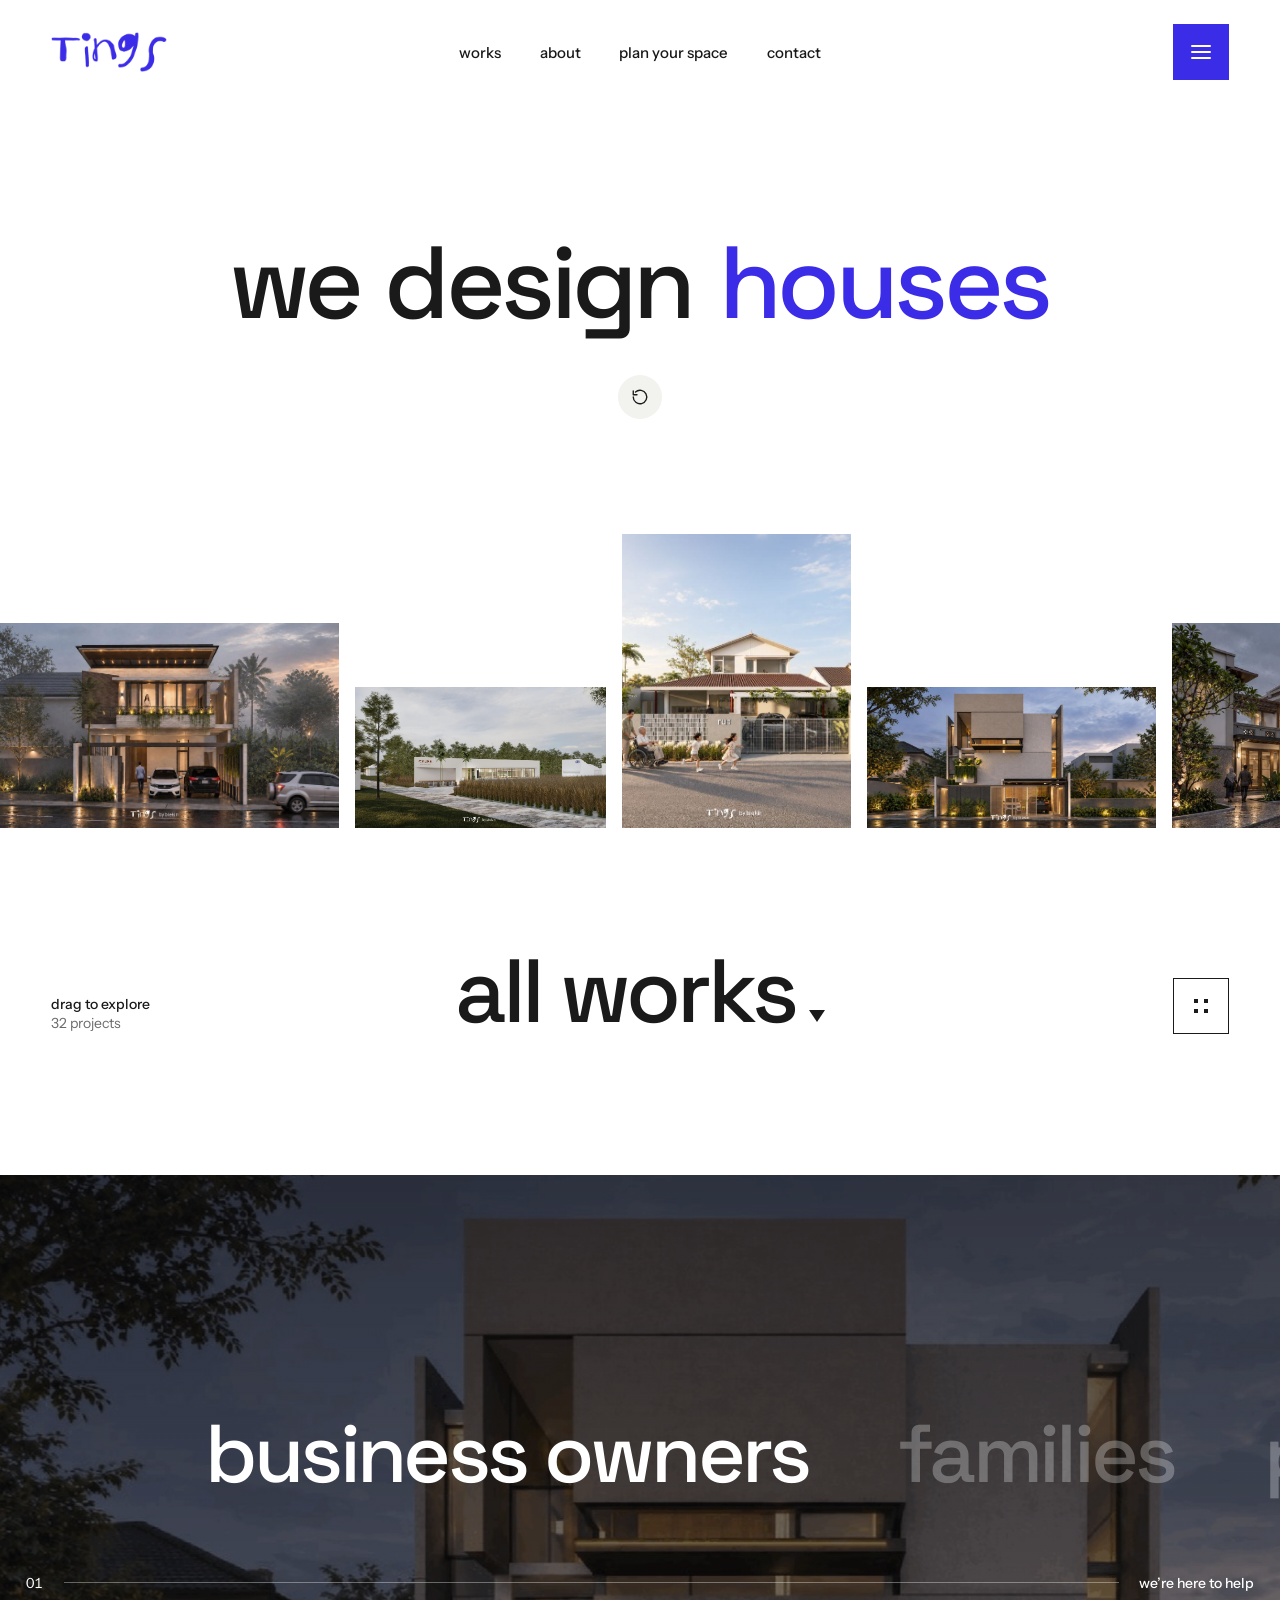
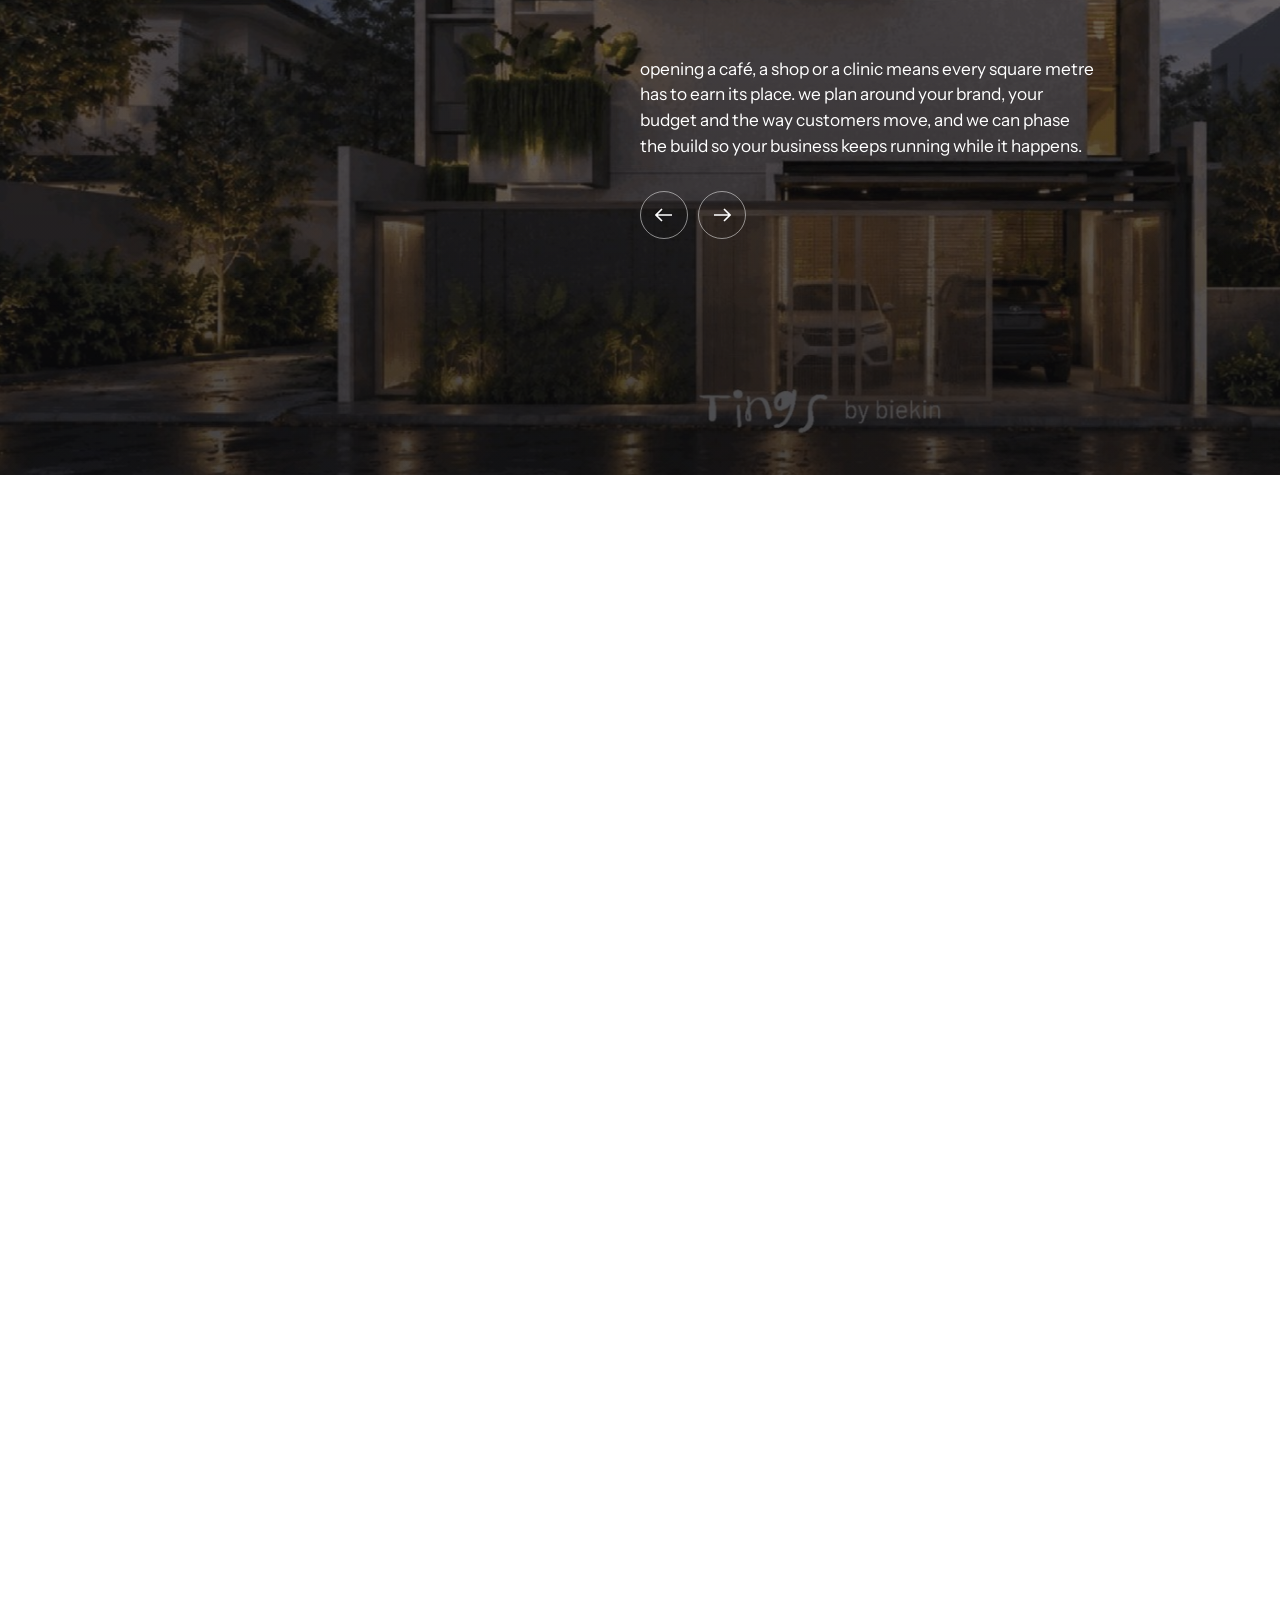
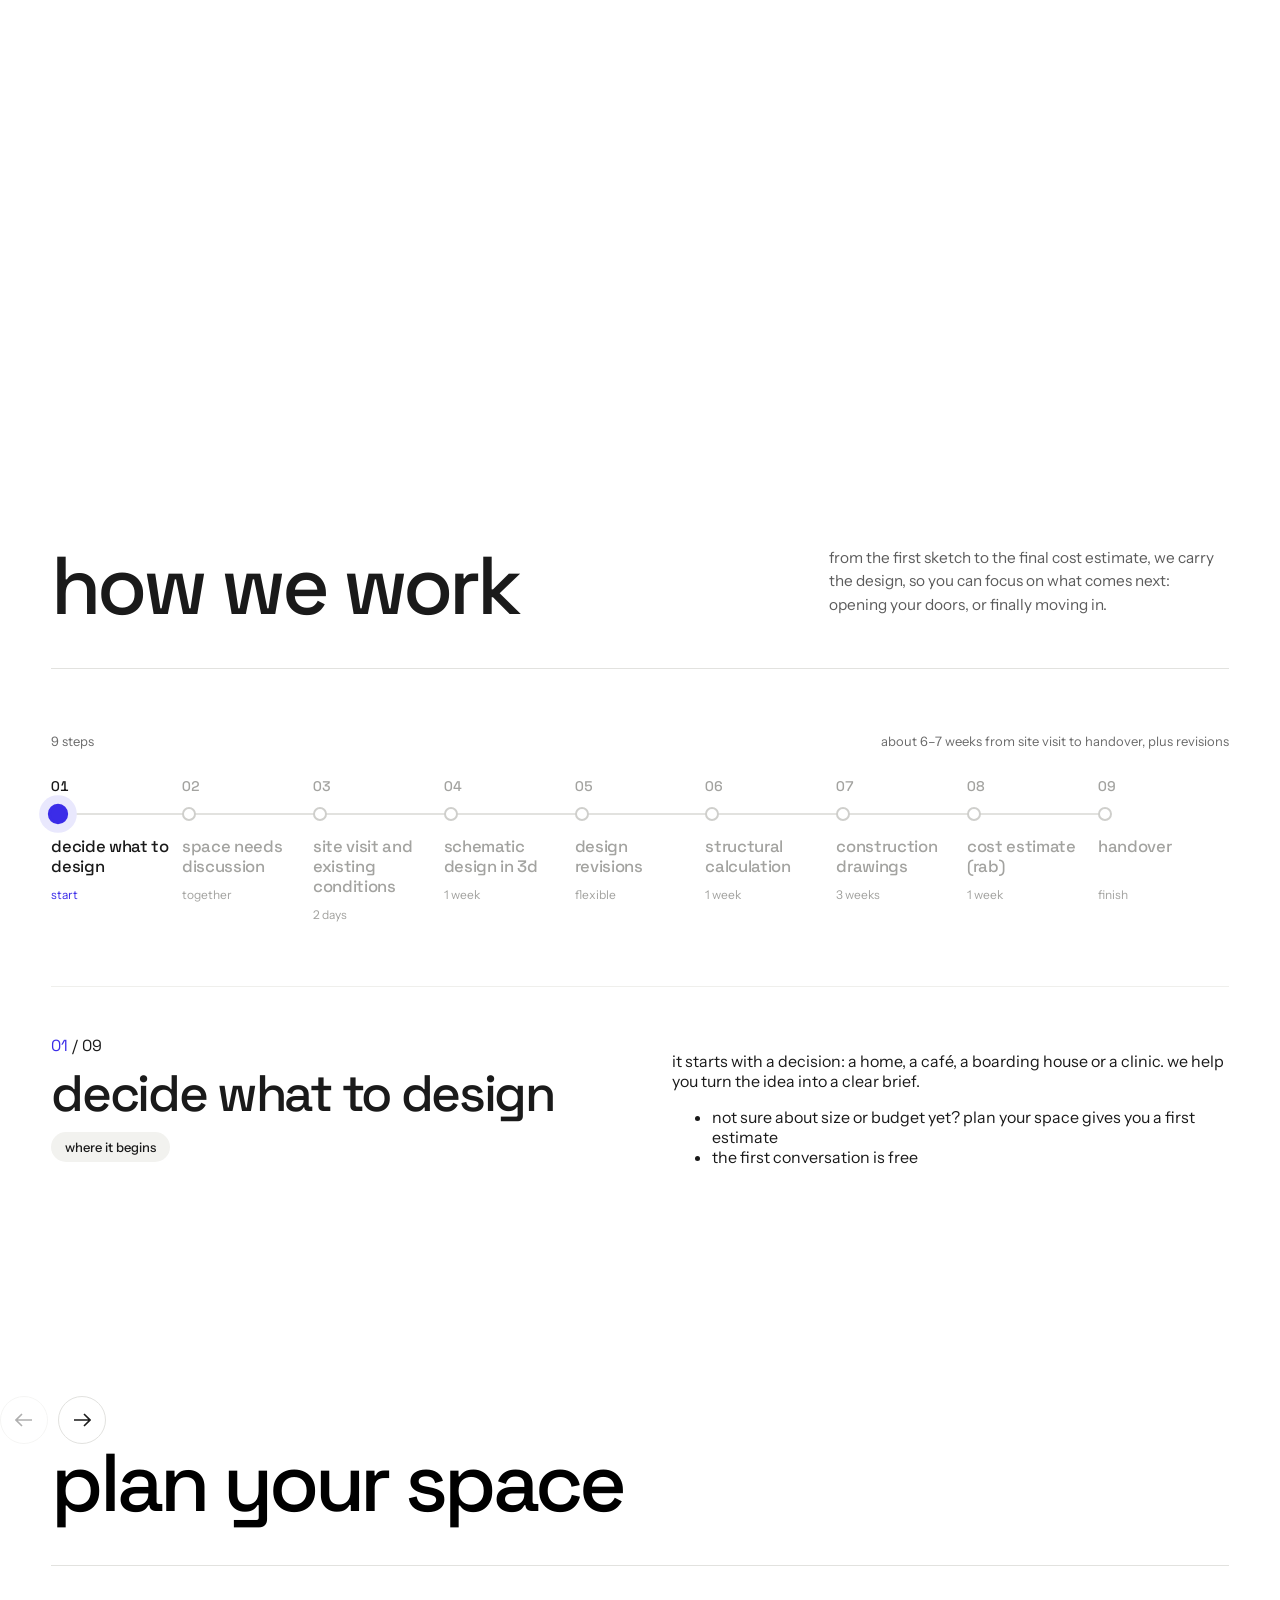
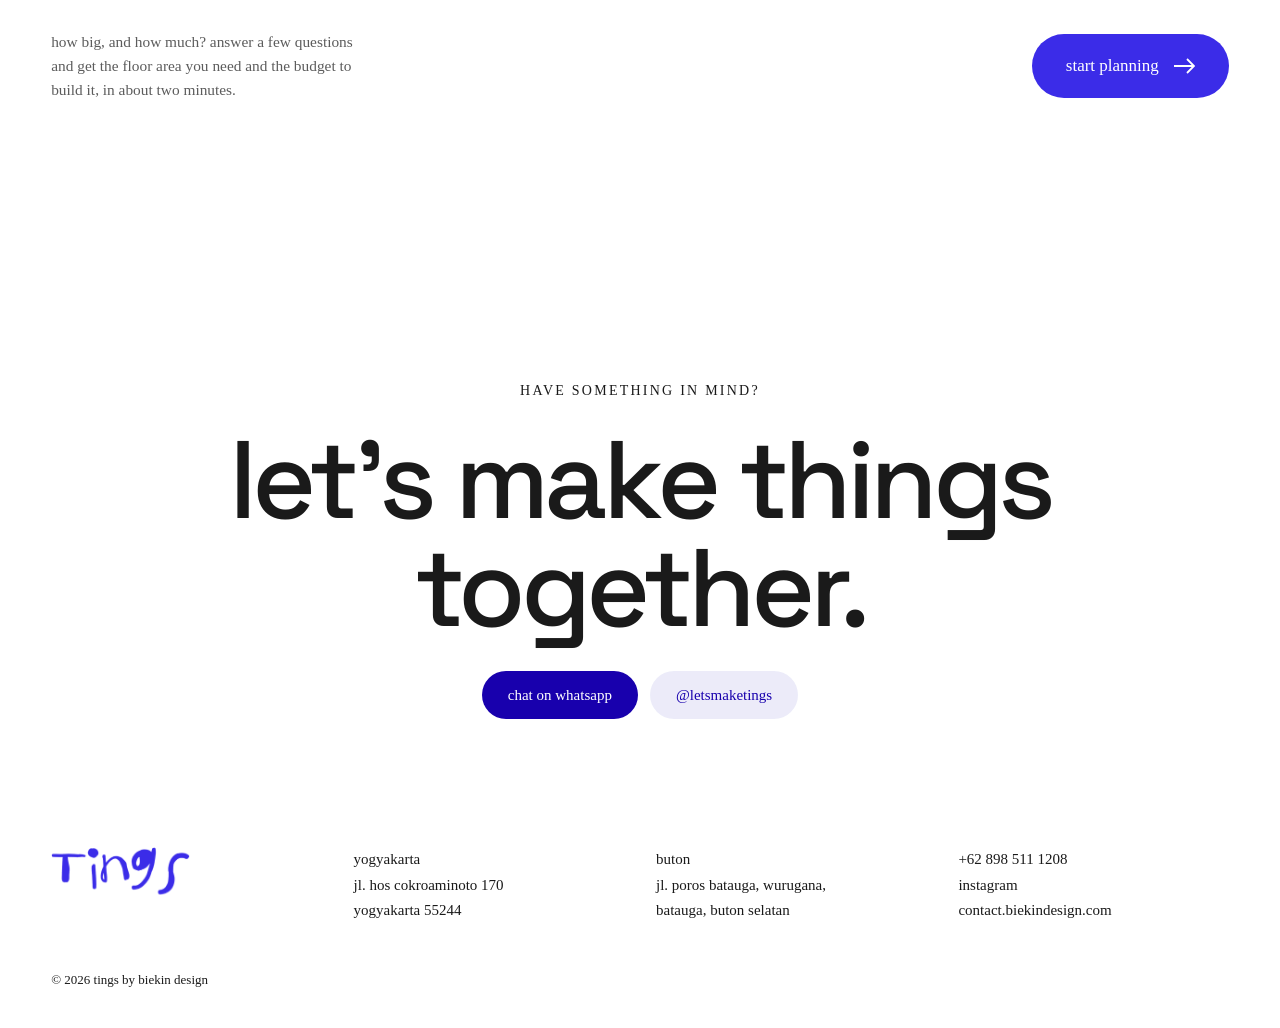
<file: index.html>
<!doctype html>
<html lang="en">
<head>
<meta charset="utf-8">
<meta name="viewport" content="width=device-width, initial-scale=1, viewport-fit=cover">
<title>tings · architecture & interiors for homes, stays and cafés</title>
<meta name="description" content="tings by biekin design. architecture and interiors for homes, stays, cafés, clinics and boarding houses in yogyakarta and buton. from the first sketch to the cost estimate.">
<meta property="og:title" content="tings · small spaces, thoughtfully made.">
<meta property="og:description" content="architecture & interiors for homes, stays, cafés and everything in between.">
<meta property="og:image" content="/assets/img/projects/jogja-pavilion.jpg">
<link rel="icon" href="/favicon.png">
<link rel="preconnect" href="https://fonts.googleapis.com">
<link rel="preconnect" href="https://fonts.gstatic.com" crossorigin>
<link href="https://fonts.googleapis.com/css2?family=Space+Grotesk:wght@400;500;600;700&family=Instrument+Sans:wght@400;500;600&display=swap" rel="stylesheet">
<link rel="stylesheet" href="/assets/css/home.css">
</head>
<body>
<div class="pg" id="pg" style="font-family: 'Instrument Sans', Arial, sans-serif; color: #1A1A1A; background: #FFFFFF; min-height: 100vh; text-transform: lowercase">

<header style="max-width: 1440px; margin: 0 auto; padding: 24px clamp(20px, 4vw, 56px); box-sizing: border-box">
<div class="hdr">
<a href="#top" style="display: inline-flex; align-items: center; justify-self: start" aria-label="tings home">
<img src="/assets/img/logo.png" alt="tings" style="height: 40px; width: auto; display: block">
</a>
<nav class="nav" aria-label="Main">
<a href="#works">works</a>
<a href="/about/">about</a>
<a href="/plan/">plan your space</a>
<a href="#contact">contact</a>
</nav>
<button class="sq burger" type="button" aria-label="Open menu" aria-expanded="false" aria-controls="overlay" id="menuOpen" style="justify-self: end"><span class="bl"></span><span class="bl"></span><span class="bl"></span></button>
</div>
</header>

<div class="overlay" id="overlay" role="dialog" aria-modal="true" aria-label="Menu" aria-hidden="true">
<div class="ov-in">
<div style="display: flex; justify-content: space-between; align-items: center">
<img src="/assets/img/logo.png" alt="tings" style="height: 40px; width: auto; display: block">
<button class="sq burger" id="menuClose" type="button" aria-label="Close menu"><span class="bl"></span><span class="bl"></span><span class="bl"></span></button>
</div>
<nav aria-label="Menu" style="flex: 1; display: flex; flex-direction: column; align-items: center; justify-content: center; gap: 4px; text-align: center">
<a class="olink" href="#works">works</a>
<a class="olink" href="/about/">about</a>
<a class="olink" href="/recognition/">recognition</a>
<a class="olink" href="/plan/">plan your space</a>
<a class="olink" href="#contact">contact</a>
</nav>
<div class="ov-foot">
<a href="https://instagram.com/letsmaketings" style="color: #6B6B6B">@letsmaketings</a>
<a href="https://wa.me/628985111208?text=Hi%20Tings!%20Saya%20ada%20rencana%20bikin%20..." style="color: #6B6B6B">+62 898 511 1208</a>
</div>
</div>
</div>

<main id="top">

<section style="max-width: 1440px; margin: 0 auto; padding: clamp(72px, 10vw, 150px) clamp(20px, 4vw, 56px) clamp(40px, 5vw, 64px); box-sizing: border-box; display: flex; flex-direction: column; align-items: center; text-align: center">
<h1 class="disp" style="margin: 0; font-size: clamp(30px, 8vw, 124px); font-weight: 500; line-height: 1; letter-spacing: -0.045em; position: relative; width: 100%">
<span class="sr">we design cafés, villas, houses, bakeshops, clinics and boarding houses. we are tings.</span>
<span class="line" aria-hidden="true">
<span>we</span>
<span class="stack verb" id="verbStack"><span class="w now">design</span><span class="w next">are</span></span>
<span class="stack" id="wordStack"></span>
</span>
<span class="measure" id="measure" aria-hidden="true"></span>
</h1>
<button class="replay" type="button" aria-label="Replay tagline" id="replay" style="margin-top: 32px">
<svg width="18" height="18" viewBox="0 0 24 24" fill="none" stroke="currentColor" stroke-width="1.8" stroke-linecap="round" stroke-linejoin="round" aria-hidden="true"><path d="M3 12a9 9 0 1 0 3-6.7"></path><path d="M3 4v5h5"></path></svg>
</button>
</section>

<section id="works" aria-label="Works" style="padding: clamp(16px, 3vw, 40px) 0 clamp(96px, 11vw, 160px)">
<div class="vp" id="vp" aria-label="Project gallery, drag or scroll sideways">
<div class="strack v-bottom" id="track"></div>
</div>

<div style="max-width: 1440px; margin: clamp(48px, 6vw, 88px) auto 0; padding: 0 clamp(20px, 4vw, 56px); box-sizing: border-box">
<div class="bar">
<div class="count" style="font-size: 14px; line-height: 1.4">
<div style="font-weight: 500">drag to explore</div>
<div style="color: #6B6B6B"><span id="count">32</span> projects</div>
</div>
<div style="display: flex; flex-direction: column; align-items: center">
<div class="dd" id="dd" hidden></div>
<button class="ttl disp" id="ttl" type="button" aria-expanded="false" aria-controls="dd">
<span style="font-size: clamp(48px, 7vw, 112px); font-weight: 500; line-height: 0.95; letter-spacing: -0.045em" id="filterLabel">all works</span>
<svg width="16" height="12" viewBox="0 0 16 12" fill="currentColor" aria-hidden="true" style="margin-bottom: 0.9em"><path d="M0 0h16L8 12z"></path></svg>
</button>
</div>
<div style="display: flex; justify-content: flex-end">
<button class="viewlbl" id="viewBtn" type="button" aria-label="Change view">
<span class="vtxt">change view</span>
<span class="sq-line">
<svg width="14" height="14" viewBox="0 0 14 14" fill="currentColor" aria-hidden="true"><rect x="0" y="0" width="4" height="4"></rect><rect x="10" y="0" width="4" height="4"></rect><rect x="0" y="10" width="4" height="4"></rect><rect x="10" y="10" width="4" height="4"></rect></svg>
</span>
</button>
</div>
</div>
</div>
</section>

<section id="help" class="zoomwrap" aria-label="who we help" aria-roledescription="carousel">
<div class="zsticky" id="zsticky">
<div class="zpan" id="zpan"><img class="zimg" id="zimg" src="/assets/img/help-bg.jpg" alt="" draggable="false"></div>
<div class="zdark" id="zdark"></div>
<div class="zmask" id="zmask" aria-hidden="true"><span class="ztext" id="ztext">small spaces<br>thoughtfully made.</span></div>
<div class="hcontent" id="hcontent">
<div class="hrow-vp">
<div class="hrow" id="hrow">
<button class="hh on" type="button" data-aud="0" aria-current="true">business owners</button>
<button class="hh" type="button" data-aud="1" aria-current="false">families</button>
<button class="hh" type="button" data-aud="2" aria-current="false">property investors</button>
<button class="hh" type="button" data-aud="3" aria-current="false">renovations</button>
</div>
</div>
<div class="hline">
<span class="hnum" id="hnum">01</span>
<span class="hrule"></span>
<span class="hlabel">we’re here to help</span>
</div>
<div class="hbody">
<div class="hdesc" aria-live="polite">
<p class="hd on">opening a café, a shop or a clinic means every square metre has to earn its place. we plan around your brand, your budget and the way customers move, and we can phase the build so your business keeps running while it happens.</p>
<p class="hd">everything begins with your story. we sit down to understand your daily routines and long-term plans, then design a home around how your family actually lives, today and ten years from now.</p>
<p class="hd">homestays, villas and kos are judged by how often they are booked. we design efficient plans, durable materials and rooms guests remember, so your property rents well and stays easy to maintain.</p>
<p class="hd">a small, forgotten building can become a landmark. we work with the walls and openings you already have to keep costs down, and change everything else. we start from what is already there.</p>
</div>
<div class="harrows">
<button class="harr" type="button" aria-label="Previous" id="helpPrev"><svg width="18" height="14" viewBox="0 0 18 14" fill="none" stroke="currentColor" stroke-width="1.6" aria-hidden="true"><path d="M17 7H2M7 1L1 7l6 6"></path></svg></button>
<button class="harr" type="button" aria-label="Next" id="helpNext"><svg width="18" height="14" viewBox="0 0 18 14" fill="none" stroke="currentColor" stroke-width="1.6" aria-hidden="true"><path d="M1 7h15M11 1l6 6-6 6"></path></svg></button>
</div>
</div>
</div>
</div>
</section>

<section id="process" aria-labelledby="hw-title" style="background: #FFFFFF">
<div class="hw">
<div class="sec-head">
<h2 id="hw-title" class="sec-title disp">how we work</h2>
<p class="sec-intro">from the first sketch to the final cost estimate, we carry the design, so you can focus on what comes next: opening your doors, or finally moving in.</p>
</div>
<div class="sec-rule"></div>
<div class="tl-meta">
<span>9 steps</span>
<span>about 6–7 weeks from site visit to handover, plus revisions</span>
</div>
<div class="tl-scroll">
<div class="tlw">
<span class="tl-line" aria-hidden="true"><span class="tl-fill" id="tlfill" style="width: 0%"></span></span>
<ol class="tl">
<li><button class="tlb on" type="button" data-step="0" aria-pressed="true"><span class="tl-n">01</span><span class="tl-dot" aria-hidden="true"></span><span class="tl-t">decide what to design</span><span class="tl-d">start</span></button></li>
<li><button class="tlb" type="button" data-step="1" aria-pressed="false"><span class="tl-n">02</span><span class="tl-dot" aria-hidden="true"></span><span class="tl-t">space needs discussion</span><span class="tl-d">together</span></button></li>
<li><button class="tlb" type="button" data-step="2" aria-pressed="false"><span class="tl-n">03</span><span class="tl-dot" aria-hidden="true"></span><span class="tl-t">site visit and existing conditions</span><span class="tl-d">2 days</span></button></li>
<li><button class="tlb" type="button" data-step="3" aria-pressed="false"><span class="tl-n">04</span><span class="tl-dot" aria-hidden="true"></span><span class="tl-t">schematic design in 3d</span><span class="tl-d">1 week</span></button></li>
<li><button class="tlb" type="button" data-step="4" aria-pressed="false"><span class="tl-n">05</span><span class="tl-dot" aria-hidden="true"></span><span class="tl-t">design revisions</span><span class="tl-d">flexible</span></button></li>
<li><button class="tlb" type="button" data-step="5" aria-pressed="false"><span class="tl-n">06</span><span class="tl-dot" aria-hidden="true"></span><span class="tl-t">structural calculation</span><span class="tl-d">1 week</span></button></li>
<li><button class="tlb" type="button" data-step="6" aria-pressed="false"><span class="tl-n">07</span><span class="tl-dot" aria-hidden="true"></span><span class="tl-t">construction drawings</span><span class="tl-d">3 weeks</span></button></li>
<li><button class="tlb" type="button" data-step="7" aria-pressed="false"><span class="tl-n">08</span><span class="tl-dot" aria-hidden="true"></span><span class="tl-t">cost estimate (rab)</span><span class="tl-d">1 week</span></button></li>
<li><button class="tlb" type="button" data-step="8" aria-pressed="false"><span class="tl-n">09</span><span class="tl-dot" aria-hidden="true"></span><span class="tl-t">handover</span><span class="tl-d">finish</span></button></li>
</ol>
</div>
</div>
<div class="tl-detail" aria-live="polite">
<div class="tld on">
<div class="tl-dl"><span class="hw-count disp"><span style="color: #3B2CE8">01</span> / 09</span><h3 class="tl-big disp">decide what to design</h3><span class="tl-chip">where it begins</span></div>
<div class="tl-dr"><p class="hw-lead">it starts with a decision: a home, a café, a boarding house or a clinic. we help you turn the idea into a clear brief.</p><ul class="hw-points"><li>not sure about size or budget yet? plan your space gives you a first estimate</li><li>the first conversation is free</li></ul></div>
</div>
<div class="tld">
<div class="tl-dl"><span class="hw-count disp"><span style="color: #3B2CE8">02</span> / 09</span><h3 class="tl-big disp">space needs discussion</h3><span class="tl-chip">one or two meetings</span></div>
<div class="tl-dr"><p class="hw-lead">we talk through the spaces you need and agree on what the design is locked to.</p><ul class="hw-points"><li>lock the area: the rooms you need are fitted to the floor area</li><li>lock the budget: the cost stays fixed, and spaces may be more compact</li><li>programming: which spaces, and how big each one is</li><li>how you live or work day to day, and the personal things that matter</li></ul></div>
</div>
<div class="tld">
<div class="tl-dl"><span class="hw-count disp"><span style="color: #3B2CE8">03</span> / 09</span><h3 class="tl-big disp">site visit and existing conditions</h3><span class="tl-chip">2 days</span></div>
<div class="tl-dr"><p class="hw-lead">we visit the site, measure it and study what is already there.</p><ul class="hw-points"><li>access, orientation, sun and wind</li><li>contours, existing structures and surroundings</li></ul></div>
</div>
<div class="tld">
<div class="tl-dl"><span class="hw-count disp"><span style="color: #3B2CE8">04</span> / 09</span><h3 class="tl-big disp">schematic design in 3d</h3><span class="tl-chip">1 week</span></div>
<div class="tl-dr"><p class="hw-lead">phasing, floor plans and massing, completed and presented in 3d.</p><ul class="hw-points"><li>easy to understand without reading technical drawings</li><li>see the space before it is built</li></ul></div>
</div>
<div class="tld">
<div class="tl-dl"><span class="hw-count disp"><span style="color: #3B2CE8">05</span> / 09</span><h3 class="tl-big disp">design revisions</h3><span class="tl-chip">depends on you</span></div>
<div class="tl-dr"><p class="hw-lead">refined until right. the number of rounds follows your needs, and we keep going until the design truly works.</p><ul class="hw-points"><li>aiming for the optimal design, not just a finished one</li><li>every round of feedback taken seriously</li></ul></div>
</div>
<div class="tld">
<div class="tl-dl"><span class="hw-count disp"><span style="color: #3B2CE8">06</span> / 09</span><h3 class="tl-big disp">structural calculation</h3><span class="tl-chip">1 week</span></div>
<div class="tl-dr"><p class="hw-lead">our structural engineers size the structure so the design is safe and efficient to build.</p><ul class="hw-points"><li>handled by a certified structural engineer</li><li>no oversized beams, no wasted budget</li></ul></div>
</div>
<div class="tld">
<div class="tl-dl"><span class="hw-count disp"><span style="color: #3B2CE8">07</span> / 09</span><h3 class="tl-big disp">construction drawings</h3><span class="tl-chip">3 weeks</span></div>
<div class="tl-dr"><p class="hw-lead">complete working drawings your contractor can build from.</p><ul class="hw-points"><li>plans, sections, elevations and details</li><li>material and finish schedules</li></ul></div>
</div>
<div class="tld">
<div class="tl-dl"><span class="hw-count disp"><span style="color: #3B2CE8">08</span> / 09</span><h3 class="tl-big disp">cost estimate (rab)</h3><span class="tl-chip">1 week</span></div>
<div class="tl-dr"><p class="hw-lead">a detailed bill of quantities based on ahsp, the indonesian standard unit price analysis.</p><ul class="hw-points"><li>unit prices updated to the latest year</li><li>a realistic budget for tendering and building</li></ul></div>
</div>
<div class="tld">
<div class="tl-dl"><span class="hw-count disp"><span style="color: #3B2CE8">09</span> / 09</span><h3 class="tl-big disp">handover</h3><span class="tl-chip">ready to build</span></div>
<div class="tl-dr"><p class="hw-lead">drawings, 3d visuals and the cost estimate are handed over, ready for permits and your contractor.</p><ul class="hw-points"><li>everything in one complete package</li><li>we stay reachable once construction starts</li></ul></div>
</div>

</ul>
</div>
</div>
</sc-for>
<div class="tl-arrows">
<button class="tl-arr" type="button" aria-label="Previous step" id="stepPrev" disabled><svg width="18" height="14" viewBox="0 0 18 14" fill="none" stroke="currentColor" stroke-width="1.6" aria-hidden="true"><path d="M17 7H2M7 1L1 7l6 6"></path></svg></button>
<button class="tl-arr" type="button" aria-label="Next step" id="stepNext"><svg width="18" height="14" viewBox="0 0 18 14" fill="none" stroke="currentColor" stroke-width="1.6" aria-hidden="true"><path d="M1 7h15M11 1l6 6-6 6"></path></svg></button>
</div>
</div>
</div>
</section>

<section id="plan" aria-labelledby="plan-title" style="background: #FFFFFF">
<div class="hw" style="padding-top: 0">
<div class="sec-head" style="grid-template-columns: minmax(0, 1fr)">
<h2 id="plan-title" class="sec-title disp" style="white-space: nowrap">plan your space</h2>
</div>
<div class="sec-rule"></div>
<div class="plan-body">
<p class="plan-lead">how big, and how much? answer a few questions and get the floor area you need and the budget to build it, in about two minutes.</p>
<a class="plan-go" href="/plan/">start planning<svg width="22" height="16" viewBox="0 0 22 16" fill="none" stroke="currentColor" stroke-width="1.8" aria-hidden="true"><path d="M1 8h19M14 1l7 7-7 7"></path></svg></a>
</div>
</div>
</section>

</main>

<footer id="contact" class="ft">
<div style="max-width: 1440px; margin: 0 auto; padding: clamp(96px, 11vw, 160px) clamp(20px, 4vw, 56px) 40px; box-sizing: border-box; display: flex; flex-direction: column; gap: clamp(96px, 10vw, 140px)">
<div style="display: flex; flex-direction: column; align-items: center; text-align: center; gap: 28px">
<p style="margin: 0; font-size: 14px; font-weight: 400; letter-spacing: 0.16em; text-transform: uppercase">have something in mind?</p>
<h2 class="disp" style="margin: 0; font-size: clamp(52px, 8.6vw, 136px); font-weight: 500; line-height: 0.98; letter-spacing: -0.045em; max-width: 13ch">let’s make things together.</h2>
<div style="display: flex; gap: 12px; flex-wrap: wrap; justify-content: center">
<a class="btn ftbtn" href="https://wa.me/628985111208?text=Hi%20Tings!%20Saya%20ada%20rencana%20bikin%20...">chat on whatsapp</a>
<a class="btn ftghost" href="https://instagram.com/letsmaketings">@letsmaketings</a>
</div>
</div>
<div style="display: flex; flex-direction: column; gap: 48px">
<div class="ftr" style="font-size: 15px; line-height: 1.7">
<span class="ftlogo"><img class="lg-b" src="/assets/img/logo.png" alt="tings"><img class="lg-w" src="/assets/img/logo-white.png" alt="" aria-hidden="true"></span>
<div>yogyakarta<br>jl. hos cokroaminoto 170<br>yogyakarta 55244</div>
<div>buton<br>jl. poros batauga, wurugana,<br>batauga, buton selatan</div>
<div style="display: flex; flex-direction: column"><a class="flink" href="https://wa.me/628985111208?text=Hi%20Tings!%20Saya%20ada%20rencana%20bikin%20...">+62 898 511 1208</a><a class="flink" href="https://instagram.com/letsmaketings">instagram</a><a class="flink" href="https://contact.biekindesign.com">contact.biekindesign.com</a></div>
</div>
<div style="font-size: 13px">© 2026 tings by biekin design</div>
</div>
</div>
</footer>

</div>
<script src="/assets/js/data.js"></script>
<script src="/assets/js/home.js"></script>
</body>
</html>
</file>
<file: assets/css/home.css>
body{margin:0;background:#FFFFFF}
a{color:#1A1A1A}a:hover{color:#3B2CE8}
.sr{position:absolute;width:1px;height:1px;overflow:hidden;clip:rect(0 0 0 0);white-space:nowrap}
.disp{font-family:'Space Grotesk','Helvetica Neue',Arial,sans-serif}
.hdr{display:grid;grid-template-columns:minmax(0,1fr) auto minmax(0,1fr);gap:24px;align-items:center}
.nav{display:flex;gap:clamp(20px,3vw,44px);flex-wrap:wrap;justify-content:center}
.nav a{text-decoration:none;font-size:15px;font-weight:500;padding:10px 0}
.nav a:hover{color:#3B2CE8}
.sq{width:56px;height:56px;border:0;border-radius:0;background:#3B2CE8;color:#FFFFFF;display:inline-flex;align-items:center;justify-content:center;cursor:pointer;padding:0}
.sq:hover{background:#2A1DC4}
.sq-line{width:56px;height:56px;border:1.5px solid #1A1A1A;background:#FFFFFF;color:#1A1A1A;display:inline-flex;align-items:center;justify-content:center;box-sizing:border-box}
.overlay{position:fixed;inset:0;z-index:50;background:#FFFFFF;opacity:0;visibility:hidden;transition:opacity .5s ease,visibility 0s linear .5s}
.overlay.open{opacity:1;visibility:visible;transition:opacity .5s ease,visibility 0s}
.ov-in{max-width:1440px;height:100%;margin:0 auto;display:flex;flex-direction:column;box-sizing:border-box;padding:24px clamp(20px,4vw,56px)}
.ov-foot{display:flex;justify-content:center;gap:24px;flex-wrap:wrap;font-size:14px;opacity:0;transition:opacity .5s ease .45s}
.overlay.open .ov-foot{opacity:1}
.overlay .olink{opacity:0;transform:translateY(18px);transition:opacity .5s ease,transform .6s cubic-bezier(.2,.7,.2,1),color .3s ease}
.overlay.open .olink{opacity:1;transform:none}
.overlay.open .olink:nth-child(1){transition-delay:.08s}.overlay.open .olink:nth-child(2){transition-delay:.13s}.overlay.open .olink:nth-child(3){transition-delay:.18s}.overlay.open .olink:nth-child(4){transition-delay:.23s}.overlay.open .olink:nth-child(5){transition-delay:.28s}
.burger{position:relative}
.burger .bl{position:absolute;left:18px;width:20px;height:1.6px;background:currentColor;border-radius:2px;transition:transform .5s cubic-bezier(.65,0,.25,1),opacity .3s ease}
.burger .bl:nth-child(1){top:21px}.burger .bl:nth-child(2){top:27.2px}.burger .bl:nth-child(3){top:33.4px}
.burger:hover .bl:nth-child(1){transform:translateY(-1.5px)}.burger:hover .bl:nth-child(3){transform:translateY(1.5px)}
.burger.x .bl:nth-child(1){transform:translateY(6.2px) rotate(45deg)}
.burger.x .bl:nth-child(2){opacity:0;transform:scaleX(.2)}
.burger.x .bl:nth-child(3){transform:translateY(-6.2px) rotate(-45deg)}
.olink{font-family:'Space Grotesk','Helvetica Neue',Arial,sans-serif;font-size:clamp(40px,6vw,80px);font-weight:500;letter-spacing:-0.04em;line-height:1.08;text-decoration:none;color:#1A1A1A}
.olink:hover{color:#3B2CE8}
.line{display:flex;align-items:baseline;justify-content:center;gap:0.24em;white-space:nowrap}
.stack{display:inline-grid;grid-template-columns:100%;justify-items:start;overflow:hidden;padding:0.06em 0 0.28em;margin:-0.06em 0 -0.28em;color:#3B2CE8;transition:width .75s cubic-bezier(.65,0,.25,1)}
.w{grid-area:1/1;white-space:nowrap;transition:transform .75s cubic-bezier(.65,0,.25,1),opacity .45s ease}
.w.now{transform:none;opacity:1}
.w.next{transform:translateY(110%);opacity:0}
.w.past{transform:translateY(-110%);opacity:0}
.stack.verb{color:inherit}
.logo-word{height:1.08em;width:3.13em;vertical-align:-0.24em;display:inline-block}
.measure{position:absolute;left:0;top:0;visibility:hidden;pointer-events:none;white-space:nowrap;display:flex}
.vp{overflow-x:auto;overflow-y:hidden;scrollbar-width:none;cursor:grab;user-select:none;-webkit-user-select:none}
.vp::-webkit-scrollbar{display:none}
.vp:active{cursor:grabbing}
.strack{display:flex;align-items:center;gap:16px;width:max-content;padding-bottom:44px;transition:min-height 1.1s cubic-bezier(.45,0,.2,1)}
.pf{position:relative;margin:0;flex:none;transition:opacity .5s ease}
.pf-a{display:block;color:inherit;text-decoration:none;cursor:pointer}
.pf-a:hover{color:inherit}
.pf img{display:block;width:auto;-webkit-user-drag:none;transition:height 1.1s cubic-bezier(.45,0,.2,1)}
.pf figcaption{position:absolute;left:0;top:100%;padding-top:10px;white-space:nowrap;font-size:12px;line-height:1.35;opacity:0;transform:translateY(-4px);transition:opacity .4s ease,transform .4s ease;pointer-events:none}
.pf figcaption span{display:block}
.pf figcaption .loc{color:#6B6B6B}
.vp:hover .pf{opacity:.35}
.vp:hover .pf:hover{opacity:1}
.pf:hover figcaption{opacity:1;transform:none}
.vp.dragging .pf{opacity:1}
.vp.dragging .pf figcaption{opacity:0}
.v-small{min-height:clamp(170px,17vw,250px)}
.v-small .h-s{height:clamp(70px,7vw,105px)}.v-small .h-m{height:clamp(100px,10vw,150px)}.v-small .h-l{height:clamp(140px,14vw,210px)}
.v-bottom{align-items:flex-end;min-height:clamp(240px,24vw,360px)}
.v-bottom .h-s{height:clamp(110px,11vw,165px)}.v-bottom .h-m{height:clamp(160px,16vw,240px)}.v-bottom .h-l{height:clamp(230px,23vw,350px)}
.v-large{min-height:clamp(300px,32vw,480px)}
.v-large .h-s{height:clamp(150px,15vw,230px)}.v-large .h-m{height:clamp(210px,22vw,330px)}.v-large .h-l{height:clamp(290px,31vw,470px)}
.v-even{min-height:clamp(220px,22vw,330px)}
.v-even .h-s,.v-even .h-m,.v-even .h-l{height:clamp(190px,19vw,290px)}
.viewlbl{display:inline-flex;align-items:center;gap:16px;background:none;border:0;padding:0;cursor:pointer;font:inherit;font-size:14px;font-weight:500;color:#1A1A1A;text-transform:lowercase}
.viewlbl .vtxt{opacity:0;transform:translateX(8px);transition:opacity .35s ease,transform .35s ease}
.viewlbl:hover .vtxt,.viewlbl:focus-visible .vtxt{opacity:1;transform:none;color:#3B2CE8}
.viewlbl:hover .sq-line{border-color:#3B2CE8;color:#3B2CE8}
.sq-line{transition:border-color .3s ease,color .3s ease}
.bar{display:grid;grid-template-columns:minmax(0,1fr) auto minmax(0,1fr);align-items:end;gap:16px}
.ttl{background:none;border:0;padding:0;cursor:pointer;color:#1A1A1A;display:inline-flex;align-items:flex-end;gap:14px;text-transform:lowercase}
.ttl:hover{color:#3B2CE8}
.dd{display:flex;flex-direction:column;align-items:center;gap:2px;margin-bottom:24px}
.ddi{background:none;border:0;cursor:pointer;font-family:'Space Grotesk','Helvetica Neue',Arial,sans-serif;font-size:clamp(24px,2.6vw,36px);font-weight:500;letter-spacing:-0.03em;padding:4px 8px;text-transform:lowercase}
.ddi:hover{text-decoration:underline;text-underline-offset:6px;text-decoration-thickness:2px}
.aud{display:grid}
.sec-head{display:grid;grid-template-columns:minmax(0,1fr) minmax(0,1fr);gap:clamp(24px,5vw,80px);align-items:end}
.sec-title{margin:0;font-size:clamp(48px,6.4vw,96px);font-weight:500;letter-spacing:-0.05em;line-height:.95}
.sec-intro{justify-self:end;margin:0;font-size:clamp(15px,1.2vw,17px);line-height:1.55;color:#5C5C5C;max-width:40ch;padding-bottom:.5em}
.sec-rule{height:1px;background:#E2E2DF;margin:clamp(28px,3.4vw,48px) 0 clamp(40px,5vw,72px)}
.hw{max-width:1440px;margin:0 auto;padding:clamp(96px,11vw,160px) clamp(20px,4vw,56px);box-sizing:border-box}
.tl-meta{display:flex;justify-content:space-between;gap:16px;flex-wrap:wrap;font-size:13px;color:#6B6B6B;margin-bottom:28px}
.tl-scroll{overflow-x:auto;scrollbar-width:none;margin:0 calc(-1 * clamp(20px,4vw,56px));padding:0 clamp(20px,4vw,56px)}
.tl-scroll::-webkit-scrollbar{display:none}
.tlw{position:relative;min-width:1080px}
.tl{list-style:none;margin:0;padding:0;display:grid;grid-template-columns:repeat(9,minmax(0,1fr))}
.tl-line{position:absolute;left:7px;width:calc(800% / 9);top:36px;height:2px;background:#E2E2DF}
.tl-fill{position:absolute;left:0;top:0;bottom:0;background:#3B2CE8;transition:width .7s cubic-bezier(.45,0,.2,1)}
.tl li{position:relative}
.tlb{width:100%;background:none;border:0;padding:0 12px 0 0;margin:0;cursor:pointer;display:flex;flex-direction:column;align-items:flex-start;gap:10px;text-align:left;font:inherit;color:#A3A3A0;text-transform:lowercase;transition:color .35s ease}
.tl-n{font-family:'Space Grotesk','Helvetica Neue',Arial,sans-serif;font-size:14px;line-height:18px;font-weight:500;font-variant-numeric:tabular-nums}
.tl-dot{width:14px;height:14px;border-radius:999px;background:#FFFFFF;border:2px solid #CFCFCC;box-sizing:border-box;margin:2px 0 6px;transition:all .35s ease;position:relative;z-index:1}
.tl-t{font-family:'Space Grotesk','Helvetica Neue',Arial,sans-serif;font-size:clamp(16px,1.3vw,19px);font-weight:500;letter-spacing:-0.02em;line-height:1.2;min-height:2.4em}
.tl-d{font-size:12px;color:#A3A3A0}
.tlb:hover{color:#1A1A1A}
.tlb:hover .tl-dot{border-color:#1A1A1A}
.tlb.past .tl-dot{background:#3B2CE8;border-color:#3B2CE8}
.tlb.on{color:#1A1A1A}
.tlb.on .tl-dot{background:#3B2CE8;border-color:#3B2CE8;transform:scale(1.45);box-shadow:0 0 0 6px #E9E8FD}
.tlb.on .tl-d{color:#3B2CE8}
.tl-detail{position:relative;display:grid;margin-top:clamp(40px,5vw,72px);padding-top:clamp(32px,4vw,48px);border-top:1px solid #EFEFEC}
.tld{grid-area:1/1;display:grid;grid-template-columns:minmax(0,1fr) minmax(0,1fr);gap:clamp(24px,5vw,80px);opacity:0;transform:translateY(12px);transition:opacity .45s ease,transform .45s ease;pointer-events:none}
.tld.on{opacity:1;transform:none;transition-delay:.1s;pointer-events:auto}
.tl-dl{display:flex;flex-direction:column;align-items:flex-start;gap:12px}
.tl-big{margin:0;font-size:clamp(32px,4vw,60px);font-weight:500;letter-spacing:-0.045em;line-height:1.02}
.tl-chip{display:inline-flex;align-items:center;min-height:30px;padding:0 14px;border-radius:999px;background:#F2F2EF;font-size:13px;font-weight:500}
.tl-arrows{grid-area:2/1;display:flex;gap:10px;margin-top:32px}
.tl-arr{width:48px;height:48px;border-radius:999px;border:1.5px solid #E2E2DF;background:#FFFFFF;color:#1A1A1A;display:inline-flex;align-items:center;justify-content:center;cursor:pointer;transition:border-color .3s ease}
.tl-arr:hover{border-color:#1A1A1A}
.tl-arr[disabled]{opacity:.35;cursor:default}
.hw-list{list-style:none;margin:0;padding:0;display:flex;flex-direction:column}
.hws{width:100%;background:none;border:0;padding:4px 0;margin:0;cursor:pointer;display:grid;grid-template-columns:minmax(0,1fr) minmax(0,2.2fr);align-items:baseline;text-align:left;font-family:'Space Grotesk','Helvetica Neue',Arial,sans-serif;text-transform:lowercase;color:#CFCFCC;transition:color .4s ease}
.hws .hw-n,.hws .hw-t{font-size:clamp(28px,3.4vw,50px);font-weight:500;letter-spacing:-0.04em;line-height:1.12}
.hws .hw-n{font-variant-numeric:tabular-nums}
.hws .hw-t{transition:transform .5s cubic-bezier(.45,0,.2,1)}
.hws:hover{color:#9A9A96}
.hws.on{color:#1A1A1A}
.hws.on .hw-t{transform:translateX(8px)}
.plan-body{display:grid;grid-template-columns:minmax(0,1fr) minmax(0,1fr);gap:clamp(32px,5vw,80px);align-items:center}
.plan-lead{margin:0;font-size:clamp(15px,1.2vw,17px);line-height:1.55;color:#5C5C5C;max-width:40ch}
.plan-go{justify-self:end;display:inline-flex;align-items:center;gap:14px;min-height:64px;padding:0 34px;border-radius:999px;background:#3B2CE8;color:#FFFFFF;text-decoration:none;font-size:17px;font-weight:500;transition:background .3s ease,gap .3s ease}
.plan-go:hover{background:#2A1DC4;color:#FFFFFF;gap:20px}
@media (max-width:900px){.plan-body{grid-template-columns:minmax(0,1fr)}.plan-go{justify-self:start}}
.pl{display:grid;grid-template-columns:minmax(0,1fr) minmax(0,2.2fr);align-items:baseline;padding:4px 0;text-decoration:none;font-family:'Space Grotesk','Helvetica Neue',Arial,sans-serif;color:#CFCFCC;transition:color .4s ease}
.pl .hw-n,.pl .hw-t{font-size:clamp(28px,3.4vw,50px);font-weight:500;letter-spacing:-0.04em;line-height:1.12}
.pl .hw-t{transition:transform .5s cubic-bezier(.45,0,.2,1)}
.pl:hover,.pl:focus-visible{color:#1A1A1A}
.pl:hover .hw-t,.pl:focus-visible .hw-t{transform:translateX(8px)}
@media (max-width:900px){.tld{grid-template-columns:minmax(0,1fr)}.sec-head,.hw-body{grid-template-columns:minmax(0,1fr)}.sec-intro{justify-self:start}.hws{grid-template-columns:3ch minmax(0,1fr);gap:12px}}
.zoomwrap{position:relative;height:270vh;background:#FFFFFF}
.zsticky{position:sticky;top:0;height:100vh;min-height:620px;overflow:hidden;color:#FFFFFF;touch-action:pan-y;user-select:none;-webkit-user-select:none}
.zpan{position:absolute;top:0;left:0;width:130%;height:100%;transition:transform 1.4s cubic-bezier(.45,0,.2,1)}
.zimg{display:block;width:100%;height:100%;object-fit:cover;filter:saturate(.85);transform:scale(1.15);will-change:transform;-webkit-user-drag:none}
.zdark{position:absolute;inset:0;background:linear-gradient(180deg,rgba(10,10,14,.72) 0%,rgba(10,10,14,.58) 45%,rgba(10,10,14,.74) 100%);opacity:0}
.zmask{position:absolute;inset:0;background:#FFFFFF;mix-blend-mode:screen;display:flex;align-items:center;justify-content:center;will-change:transform,opacity;pointer-events:none}
.ztext{color:#000000;font-family:'Space Grotesk','Helvetica Neue',Arial,sans-serif;font-weight:700;font-size:clamp(52px,10.5vw,180px);line-height:.92;letter-spacing:-0.055em;text-align:center;padding:0 16px}
.hcontent{position:absolute;inset:0;display:flex;flex-direction:column;justify-content:center;padding:clamp(40px,6vh,80px) 0;box-sizing:border-box;opacity:0;pointer-events:none;will-change:opacity,transform}
.hrow-vp{overflow:visible;padding-left:clamp(20px,16vw,240px)}
.hrow{display:flex;gap:clamp(48px,7vw,120px);width:max-content;transition:transform 1s cubic-bezier(.45,0,.2,1)}
.hh{background:none;border:0;padding:0;margin:0;cursor:pointer;font-family:'Space Grotesk','Helvetica Neue',Arial,sans-serif;font-size:clamp(44px,6.4vw,104px);font-weight:500;letter-spacing:-0.045em;line-height:1.05;color:#FFFFFF;white-space:nowrap;text-transform:lowercase;opacity:.28;transition:opacity 1s ease}
.hh:hover{opacity:.55}
.hh.on{opacity:1;cursor:default}
.hline{display:flex;align-items:center;gap:20px;margin:clamp(40px,6vw,88px) 0 clamp(40px,5vw,72px);padding:0 clamp(20px,2vw,32px);font-size:14px}
.hrule{flex:1;height:1px;background:rgba(255,255,255,.35)}
.hnum{font-variant-numeric:tabular-nums;min-width:2ch}
.hlabel{font-weight:500}
.hbody{margin-left:50%;padding-right:clamp(20px,6vw,120px);display:flex;flex-direction:column;gap:32px}
.hdesc{display:grid}
.hd{grid-area:1/1;margin:0;font-size:clamp(17px,1.35vw,20px);line-height:1.5;max-width:38ch;opacity:0;transform:translateY(12px);transition:opacity .7s ease,transform .7s ease;pointer-events:none}
.hd.on{opacity:1;transform:none;transition-delay:.25s;pointer-events:auto}
.harrows{display:flex;align-items:center;gap:10px}
.harr{width:48px;height:48px;border-radius:999px;border:1px solid rgba(255,255,255,.5);background:transparent;color:#FFFFFF;display:inline-flex;align-items:center;justify-content:center;cursor:pointer;transition:background .3s ease,color .3s ease}
.harr:hover{background:#FFFFFF;color:#1A1A1A}
@media (max-width:900px){.hbody{margin-left:0;padding-left:clamp(20px,4vw,56px)}.hrow-vp{padding-left:clamp(20px,4vw,56px)}}
.steps{display:grid;grid-template-columns:repeat(5,minmax(0,1fr));gap:40px}
.calc{display:grid;grid-template-columns:repeat(2,minmax(0,1fr));gap:72px;align-items:center}
.ftr{display:grid;grid-template-columns:repeat(4,minmax(0,1fr));gap:32px}
.btn{display:inline-flex;align-items:center;justify-content:center;min-height:48px;padding:0 26px;border-radius:999px;text-decoration:none;font-size:15px;font-weight:500}
.btn-blue{background:#3B2CE8;color:#FFFFFF}.btn-blue:hover{background:#2A1DC4;color:#FFFFFF}
.btn-white{background:#FFFFFF;color:#3B2CE8}.btn-white:hover{background:#E9E8FD;color:#3B2CE8}
.btn-ghost{background:rgba(255,255,255,0.16);color:#FFFFFF}.btn-ghost:hover{background:rgba(255,255,255,0.26);color:#FFFFFF}
.replay{background:#F2F2EF;border:0;border-radius:999px;width:44px;height:44px;display:inline-flex;align-items:center;justify-content:center;cursor:pointer;color:#1A1A1A}
.replay:hover{color:#3B2CE8}
.flink{color:inherit;text-decoration:none}.flink:hover{color:inherit;text-decoration:underline}
.ft{background:#FFFFFF;color:#1A1A1A;transition:background-color 1.1s cubic-bezier(.45,0,.2,1),color 1.1s cubic-bezier(.45,0,.2,1)}
.ft.blue{background:#1800AD;color:#FFFFFF}
.pg{transition:background-color 1.1s cubic-bezier(.45,0,.2,1)}
.pg.blue{background:#1800AD !important}
#process,#plan{transition:background-color 1.1s cubic-bezier(.45,0,.2,1),color 1.1s cubic-bezier(.45,0,.2,1)}
.pg.blue #process,.pg.blue #plan{background:#1800AD !important;color:#FFFFFF}
#process .sec-intro,#plan .plan-lead,.hw-lead,.hw-points li,.tlb,.tl-d,.hw-count,.tl-meta,.tl-chip,.sec-rule,.tl-line,.tl-detail,.plan-go{transition:color 1.1s ease,background-color 1.1s ease,border-color 1.1s ease}
.pg.blue #process .sec-intro,.pg.blue #plan .plan-lead,.pg.blue .hw-points li,.pg.blue .hw-count,.pg.blue .tl-meta{color:rgba(255,255,255,.72)}
.pg.blue .tlb,.pg.blue .tl-d{color:rgba(255,255,255,.55)}
.pg.blue .tlb.on,.pg.blue .hw-lead{color:#FFFFFF}
.pg.blue .sec-rule,.pg.blue .tl-line{background:rgba(255,255,255,.22)}
.pg.blue .tl-detail{border-top-color:rgba(255,255,255,.18)}
.pg.blue .tl-chip{background:rgba(255,255,255,.14);color:#FFFFFF}
.pg.blue .plan-go{background:#FFFFFF;color:#1800AD}
.pg.blue .plan-go:hover{background:#E8E5FB;color:#1800AD}
.ftbtn{background:#1800AD;color:#FFFFFF;transition:background-color 1.1s ease,color 1.1s ease}
.ftbtn:hover{color:#FFFFFF;background:#12008A}
.ft.blue .ftbtn{background:#FFFFFF;color:#1800AD}
.ft.blue .ftbtn:hover{background:#E8E5FB;color:#1800AD}
.ftghost{background:rgba(24,0,173,.08);color:#1800AD;transition:background-color 1.1s ease,color 1.1s ease}
.ftghost:hover{color:#1800AD;background:rgba(24,0,173,.14)}
.ft.blue .ftghost{background:rgba(255,255,255,.16);color:#FFFFFF}
.ft.blue .ftghost:hover{background:rgba(255,255,255,.26);color:#FFFFFF}
.ftlogo{position:relative;display:block;height:48px}
.ftlogo img{position:absolute;left:0;top:0;height:48px;width:auto;transition:opacity 1.1s ease}
.ftlogo .lg-w{opacity:0}
.ft.blue .lg-w{opacity:1}.ft.blue .lg-b{opacity:0}
:focus-visible{outline:2px solid #3B2CE8;outline-offset:3px}
@media (prefers-reduced-motion: reduce){.ft,.ftbtn,.ftghost,.ftlogo img,.overlay,.overlay .olink,.burger .bl{transition:none}.tl-fill,.tld,.tlb,.tl-dot{transition:none}.hwd,.hws,.hws .hw-t{transition:none}.w,.stack,.pf img,.strack,.hrow,.zpan,.hd{transition:none}.zoomwrap{height:auto}.zsticky{position:relative}.zmask{display:none}.zimg{transform:none}.zdark{opacity:1}.hcontent{opacity:1;pointer-events:auto}}
@media (max-width:1000px){.aud{grid-template-columns:minmax(0,1fr);gap:40px}.steps{grid-template-columns:repeat(2,minmax(0,1fr))}.calc{grid-template-columns:minmax(0,1fr)}.ftr{grid-template-columns:repeat(2,minmax(0,1fr))}}
@media (max-width:720px){.hdr{grid-template-columns:minmax(0,1fr) auto}.nav{grid-column:1 / -1;grid-row:2;justify-content:flex-start;gap:4px 20px}.steps,.ftr{grid-template-columns:minmax(0,1fr)}.bar{grid-template-columns:minmax(0,1fr) auto}.bar .count{display:none}}

.dd[hidden]{display:none}
</file>
